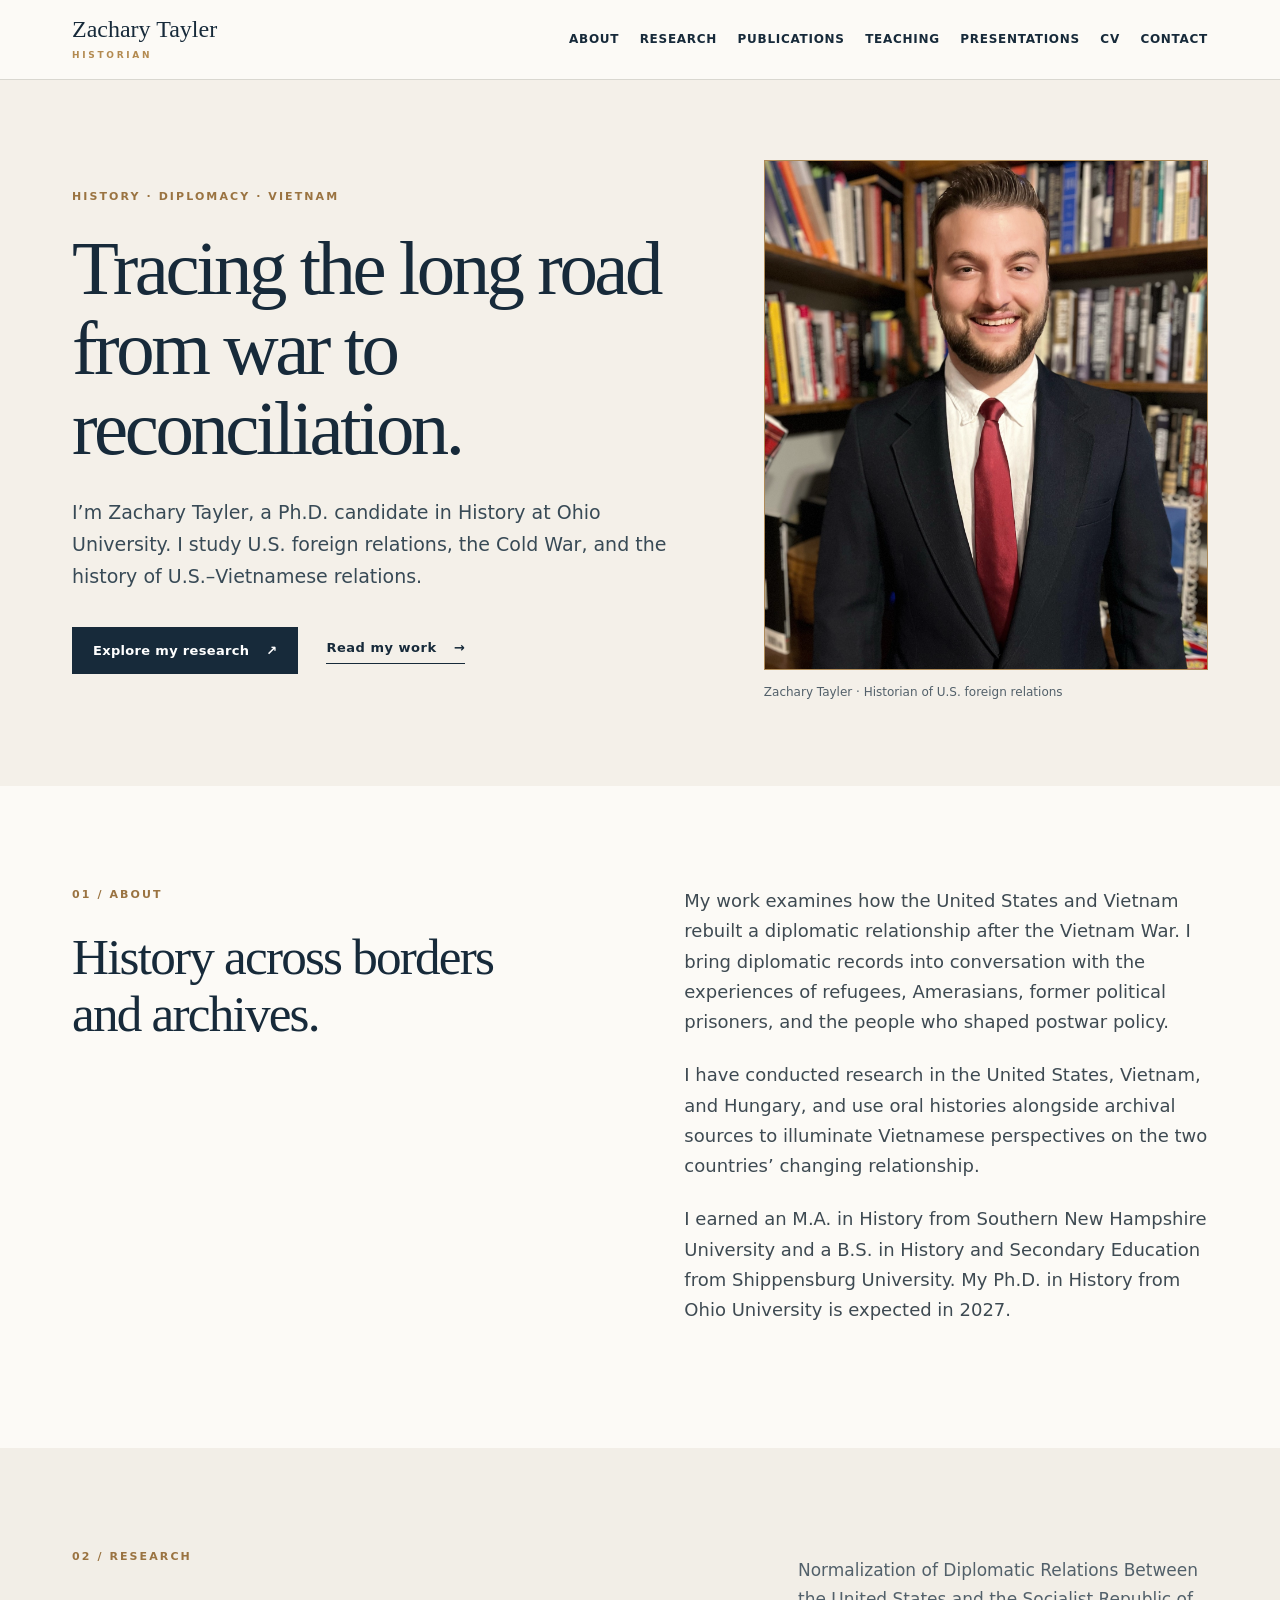
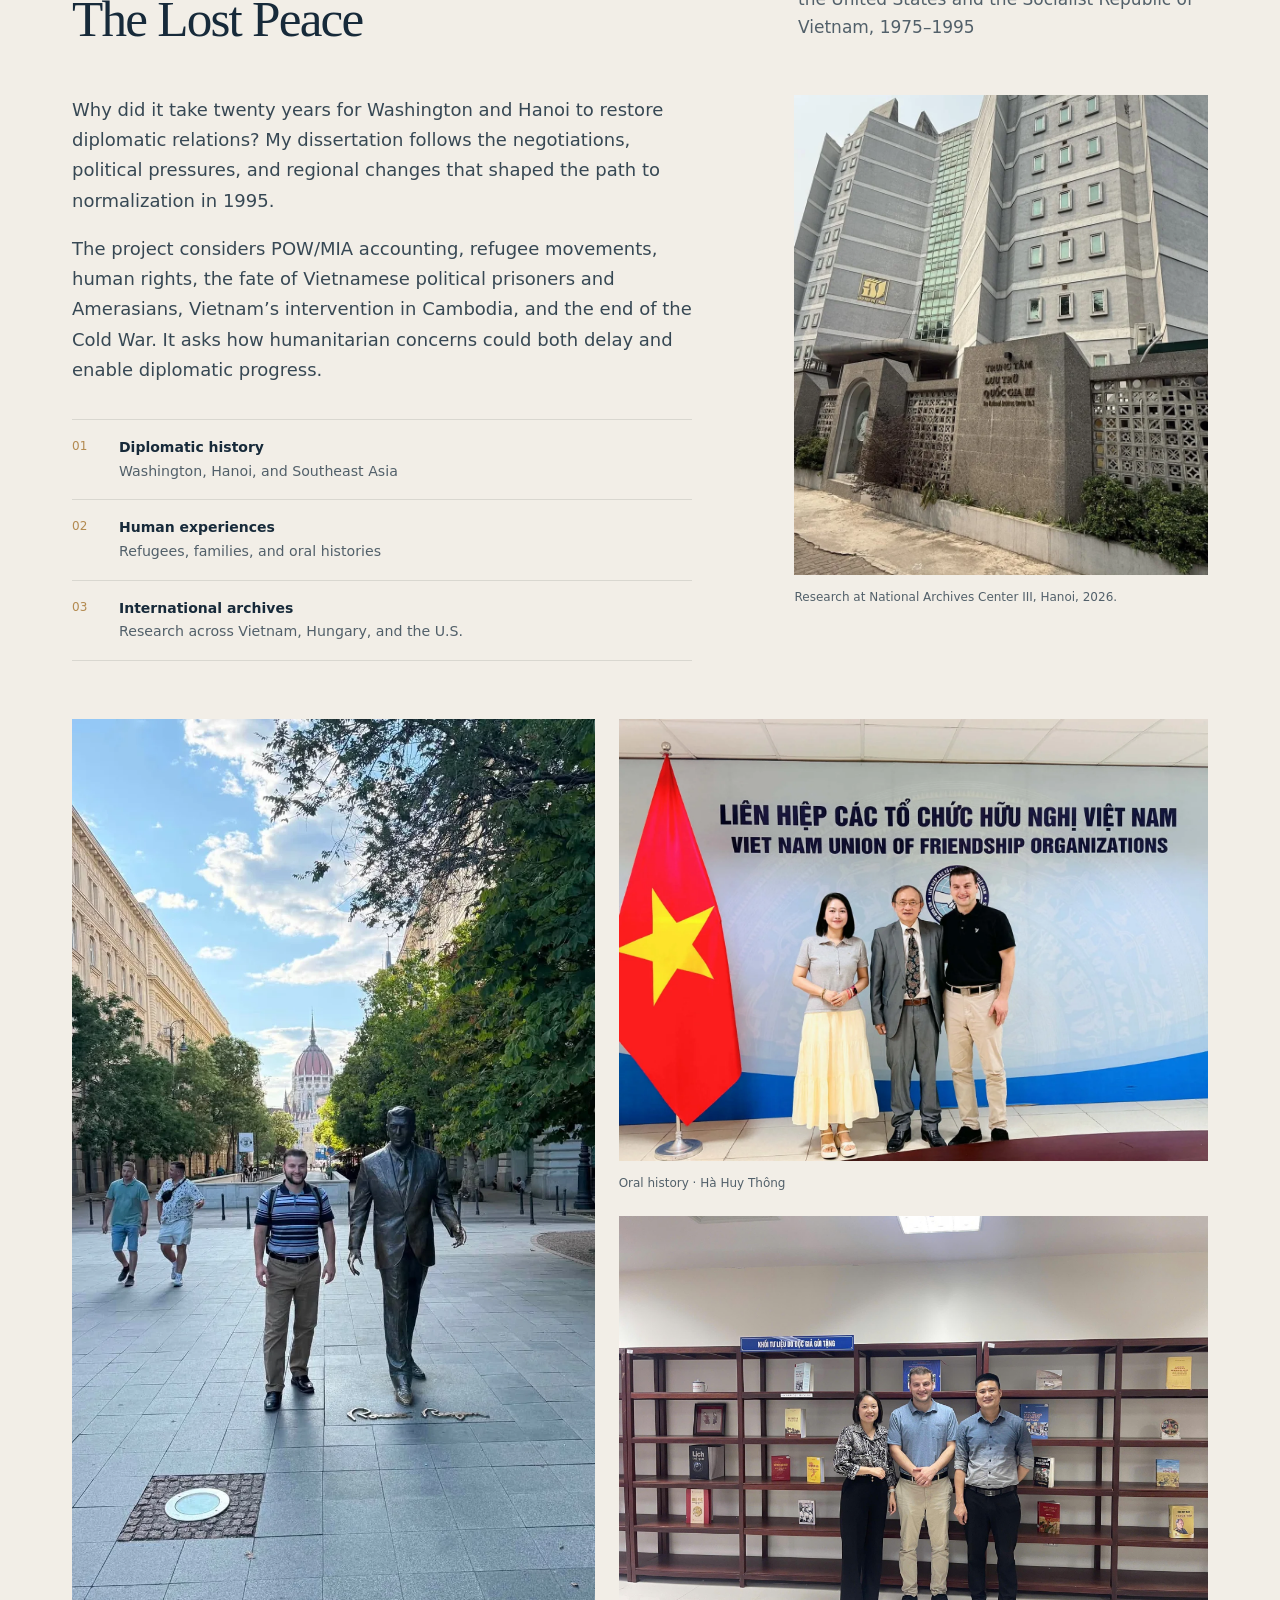
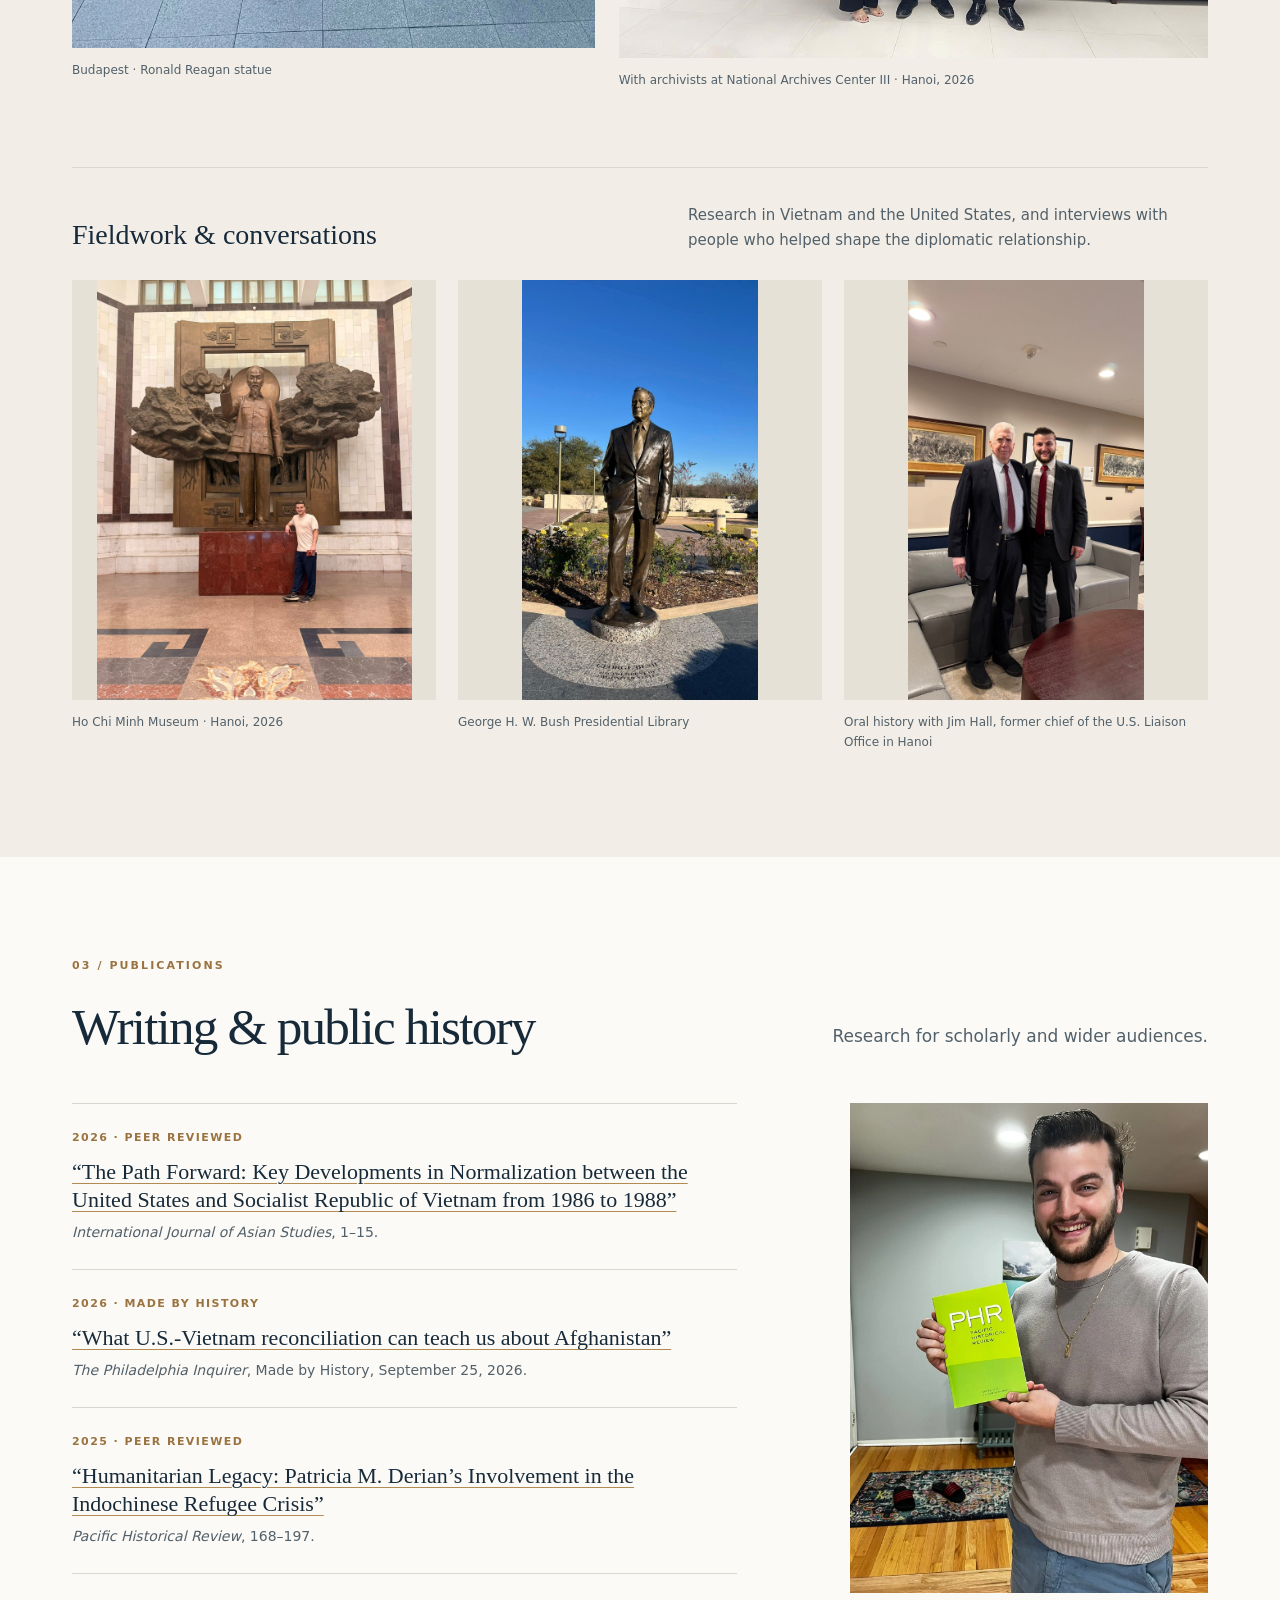
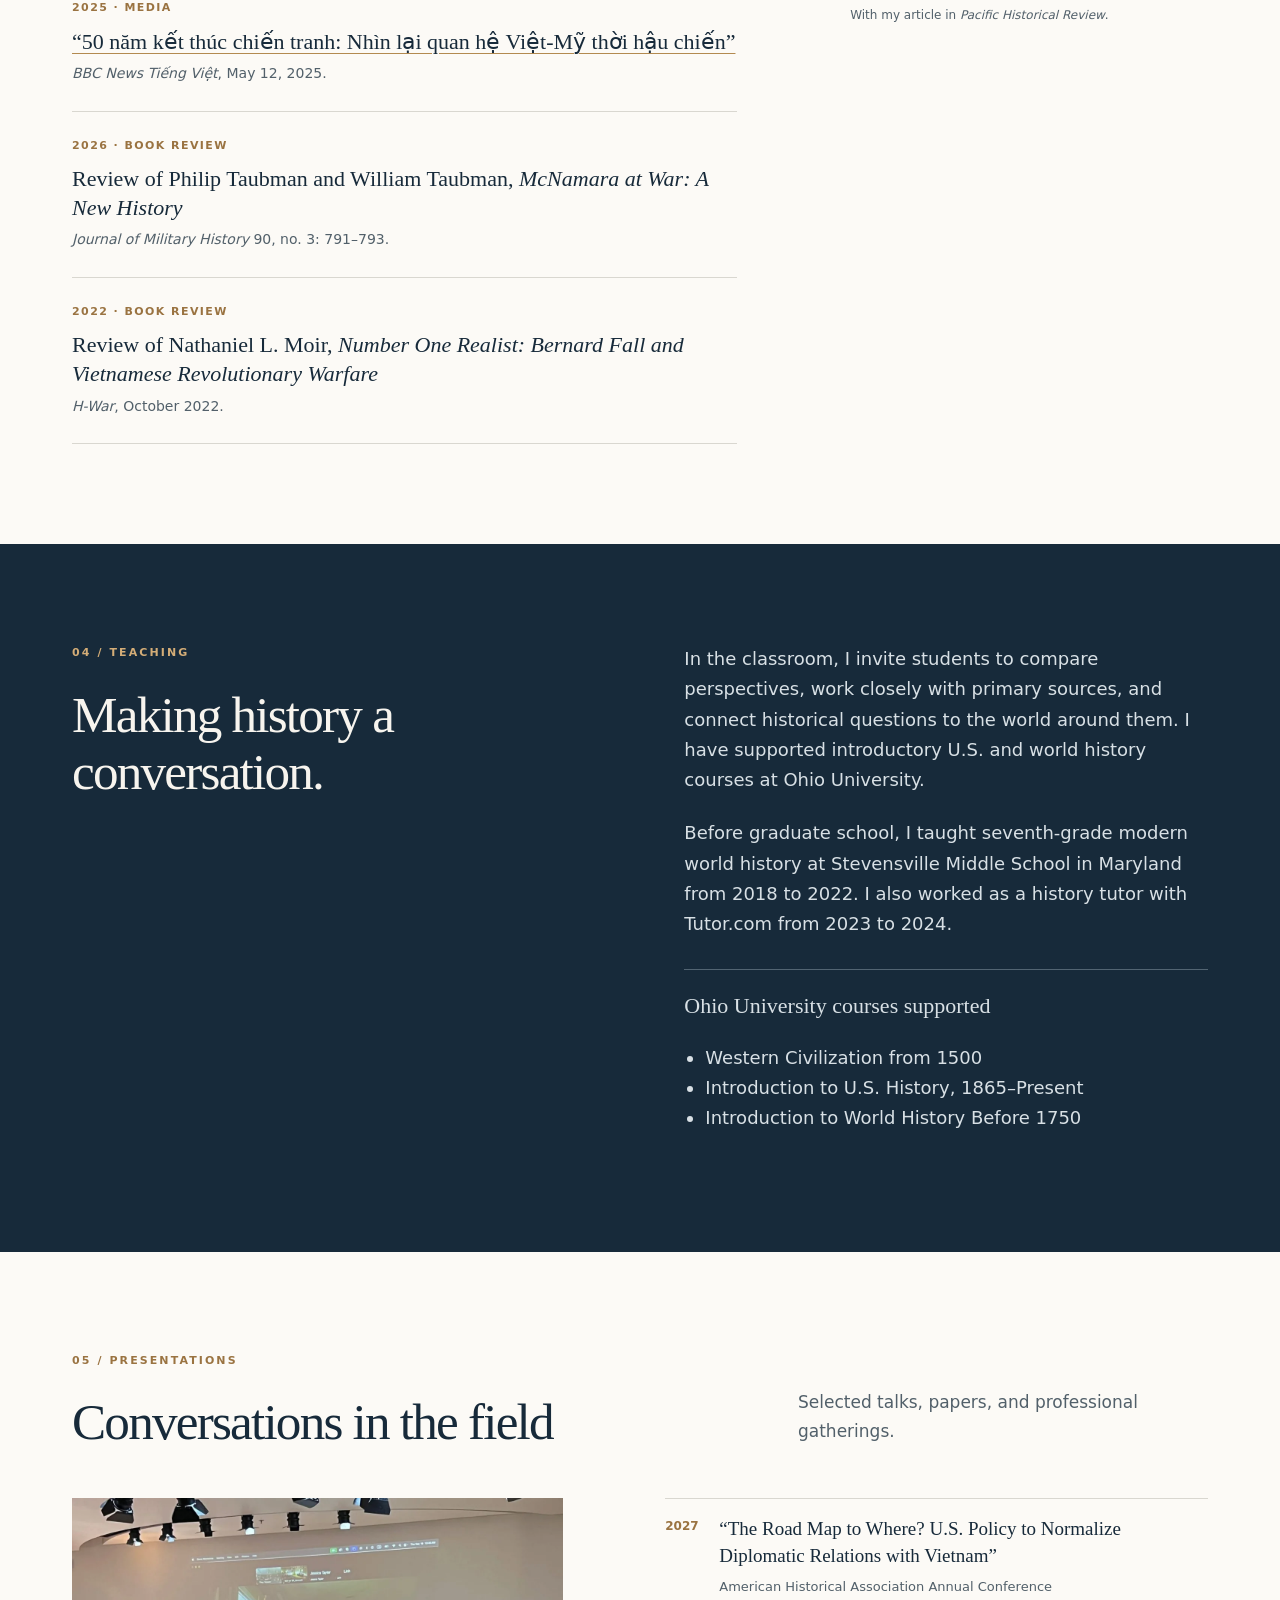
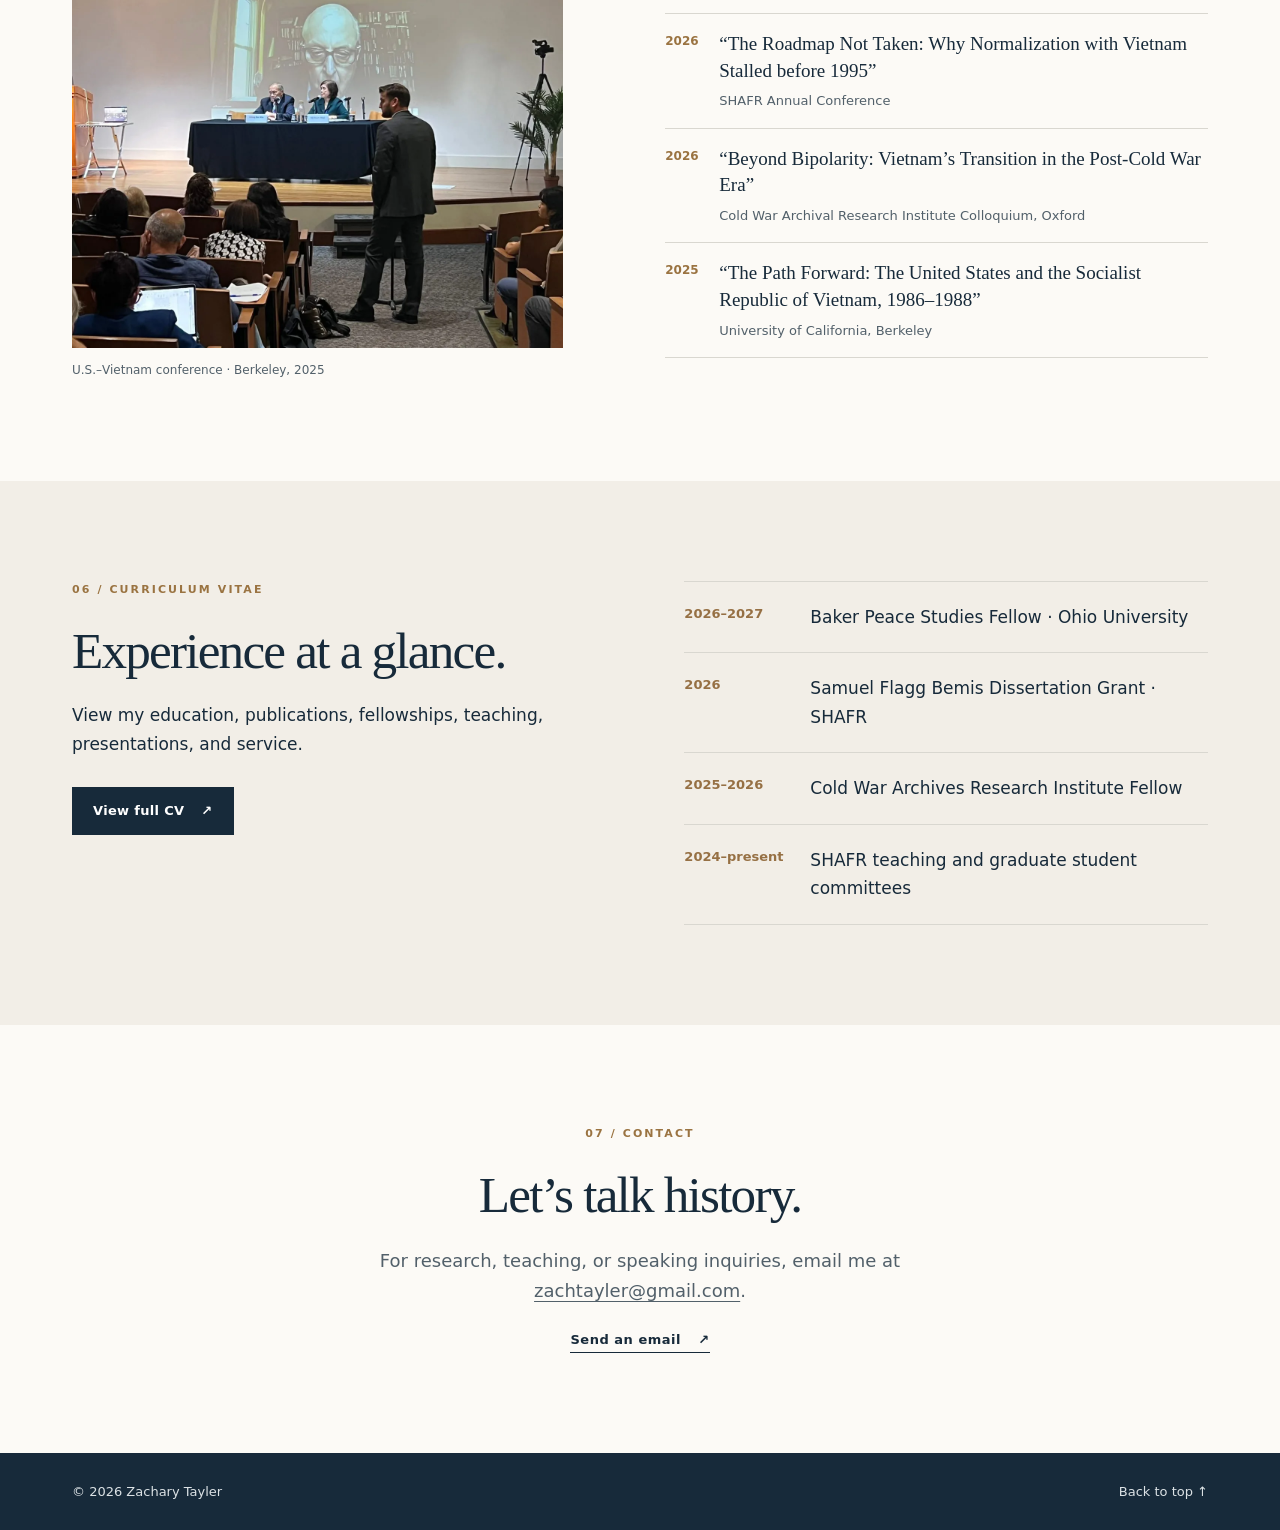
<file: index.html>
<!doctype html>
<html lang="en">
<head>
  <meta charset="utf-8"><meta name="viewport" content="width=device-width, initial-scale=1">
  <meta name="theme-color" content="#172a3a">
  <meta name="description" content="Zachary Tayler is a Ph.D. candidate in History at Ohio University researching U.S.–Vietnam relations, diplomacy, human rights, and the legacies of war.">
  <title>Zachary Tayler | Historian</title><link rel="stylesheet" href="styles.css">
</head>
<body>
  <a class="skip" href="#main">Skip to content</a>
  <header class="site-header"><div class="wrap header-inner"><a class="wordmark" href="#home">Zachary Tayler<span>HISTORIAN</span></a><button class="menu-toggle" type="button" aria-expanded="false" aria-controls="site-nav">Menu <span aria-hidden="true">☰</span></button><nav id="site-nav" aria-label="Main navigation"><a href="#about">About</a><a href="#research">Research</a><a href="#publications">Publications</a><a href="#teaching">Teaching</a><a href="#presentations">Presentations</a><a href="#cv">CV</a><a href="#contact">Contact</a></nav></div></header>
  <main id="main">
    <section id="home" class="hero"><div class="wrap hero-grid"><div class="hero-copy"><p class="eyebrow">HISTORY · DIPLOMACY · VIETNAM</p><h1>Tracing the long road from war to reconciliation.</h1><p class="hero-lede">I’m Zachary Tayler, a Ph.D. candidate in History at Ohio University. I study U.S. foreign relations, the Cold War, and the history of U.S.–Vietnamese relations.</p><div class="actions"><a class="button" href="#research">Explore my research <span aria-hidden="true">↗</span></a><a class="text-link" href="#publications">Read my work <span aria-hidden="true">→</span></a></div></div><figure class="portrait"><img src="main-portrait.jpg" alt="Portrait of Zachary Tayler in front of bookshelves" width="1536" height="2048"><figcaption>Zachary Tayler · Historian of U.S. foreign relations</figcaption></figure></div></section>
    <section id="about" class="section about-section"><div class="wrap split"><div><p class="eyebrow">01 / ABOUT</p><h2>History across borders and archives.</h2></div><div class="body-copy"><p>My work examines how the United States and Vietnam rebuilt a diplomatic relationship after the Vietnam War. I bring diplomatic records into conversation with the experiences of refugees, Amerasians, former political prisoners, and the people who shaped postwar policy.</p><p>I have conducted research in the United States, Vietnam, and Hungary, and use oral histories alongside archival sources to illuminate Vietnamese perspectives on the two countries’ changing relationship.</p><p>I earned an M.A. in History from Southern New Hampshire University and a B.S. in History and Secondary Education from Shippensburg University. My Ph.D. in History from Ohio University is expected in 2027.</p></div></div></section>
    <section id="research" class="section tinted"><div class="wrap"><div class="section-heading"><div><p class="eyebrow">02 / RESEARCH</p><h2>The Lost Peace</h2></div><p class="section-intro">Normalization of Diplomatic Relations Between the United States and the Socialist Republic of Vietnam, 1975–1995</p></div><div class="research-grid"><div class="research-text"><p>Why did it take twenty years for Washington and Hanoi to restore diplomatic relations? My dissertation follows the negotiations, political pressures, and regional changes that shaped the path to normalization in 1995.</p><p>The project considers POW/MIA accounting, refugee movements, human rights, the fate of Vietnamese political prisoners and Amerasians, Vietnam’s intervention in Cambodia, and the end of the Cold War. It asks how humanitarian concerns could both delay and enable diplomatic progress.</p><div class="research-points"><div><span>01</span><strong>Diplomatic history</strong><small>Washington, Hanoi, and Southeast Asia</small></div><div><span>02</span><strong>Human experiences</strong><small>Refugees, families, and oral histories</small></div><div><span>03</span><strong>International archives</strong><small>Research across Vietnam, Hungary, and the U.S.</small></div></div></div><figure class="feature-image"><img src="hanoi-archives.webp" alt="Zachary Tayler conducting research at National Archives Center III in Hanoi" loading="lazy"><figcaption>Research at National Archives Center III, Hanoi, 2026.</figcaption></figure></div><div class="photo-strip"><figure><img src="budapest-archives.webp" alt="Zachary Tayler beside a statue of Ronald Reagan in Budapest" loading="lazy"><figcaption>Budapest · Ronald Reagan statue</figcaption></figure><div class="photo-stack"><figure><img src="oral-history.webp" alt="Interview with Hà Huy Thông, former deputy liaison officer at the Vietnamese embassy in the United States" loading="lazy"><figcaption>Oral history · Hà Huy Thông</figcaption></figure><figure><img src="archives-iii-archivists.jpg" alt="Zachary Tayler with two archivists at National Archives Center III in Hanoi" loading="lazy"><figcaption>With archivists at National Archives Center III · Hanoi, 2026</figcaption></figure></div></div><div class="field-gallery"><div class="field-gallery-heading"><h3>Fieldwork &amp; conversations</h3><p>Research in Vietnam and the United States, and interviews with people who helped shape the diplomatic relationship.</p></div><div class="field-gallery-grid"><figure><img src="museum-hanoi.jpg" alt="Zachary Tayler beside a statue of Ho Chi Minh at the Ho Chi Minh Museum" loading="lazy"><figcaption>Ho Chi Minh Museum · Hanoi, 2026</figcaption></figure><figure><img src="bush-library.jpg" alt="Statue of George H. W. Bush at his presidential library" loading="lazy"><figcaption>George H. W. Bush Presidential Library</figcaption></figure><figure><img src="jim-hall-interview.jpg" alt="Zachary Tayler with Jim Hall after an oral history interview" loading="lazy"><figcaption>Oral history with Jim Hall, former chief of the U.S. Liaison Office in Hanoi</figcaption></figure></div></div></div></section>
    <section id="publications" class="section"><div class="wrap"><div class="section-heading"><div><p class="eyebrow">03 / PUBLICATIONS</p><h2>Writing &amp; public history</h2></div><p class="section-intro">Research for scholarly and wider audiences.</p></div><div class="publication-layout"><div class="publication-list"><article class="pub"><span class="year">2026 · PEER REVIEWED</span><h3><a href="https://doi.org/10.1017/S1479591426100990">“The Path Forward: Key Developments in Normalization between the United States and Socialist Republic of Vietnam from 1986 to 1988”</a></h3><p><em>International Journal of Asian Studies</em>, 1–15.</p></article><article class="pub"><span class="year">2026 · MADE BY HISTORY</span><h3><a href="https://www.inquirer.com/news/nation-world/afghanistan-diplomacy-vietnam-wars-20260925.html">“What U.S.-Vietnam reconciliation can teach us about Afghanistan”</a></h3><p><em>The Philadelphia Inquirer</em>, Made by History, September 25, 2026.</p></article><article class="pub"><span class="year">2025 · PEER REVIEWED</span><h3><a href="https://doi.org/10.1525/phr.2025.94.2.168">“Humanitarian Legacy: Patricia M. Derian’s Involvement in the Indochinese Refugee Crisis”</a></h3><p><em>Pacific Historical Review</em>, 168–197.</p></article><article class="pub"><span class="year">2025 · MEDIA</span><h3><a href="https://www.bbc.com/vietnamese/articles/cj42xdwv95po">“50 năm kết thúc chiến tranh: Nhìn lại quan hệ Việt-Mỹ thời hậu chiến”</a></h3><p><em>BBC News Tiếng Việt</em>, May 12, 2025.</p></article><article class="pub"><span class="year">2026 · BOOK REVIEW</span><h3>Review of Philip Taubman and William Taubman, <em>McNamara at War: A New History</em></h3><p><em>Journal of Military History</em> 90, no. 3: 791–793.</p></article><article class="pub"><span class="year">2022 · BOOK REVIEW</span><h3>Review of Nathaniel L. Moir, <em>Number One Realist: Bernard Fall and Vietnamese Revolutionary Warfare</em></h3><p><em>H-War</em>, October 2022.</p></article></div><figure class="publication-image"><img src="phr-publication.webp" alt="Zachary Tayler with his published article in Pacific Historical Review" loading="lazy"><figcaption>With my article in <em>Pacific Historical Review</em>.</figcaption></figure></div></div></section>
    <section id="teaching" class="section dark"><div class="wrap split"><div><p class="eyebrow">04 / TEACHING</p><h2>Making history a conversation.</h2></div><div class="body-copy"><p>In the classroom, I invite students to compare perspectives, work closely with primary sources, and connect historical questions to the world around them. I have supported introductory U.S. and world history courses at Ohio University.</p><p>Before graduate school, I taught seventh-grade modern world history at Stevensville Middle School in Maryland from 2018 to 2022. I also worked as a history tutor with Tutor.com from 2023 to 2024.</p><div class="course-list"><h3>Ohio University courses supported</h3><ul><li>Western Civilization from 1500</li><li>Introduction to U.S. History, 1865–Present</li><li>Introduction to World History Before 1750</li></ul></div></div></div></section>
    <section id="presentations" class="section"><div class="wrap"><div class="section-heading"><div><p class="eyebrow">05 / PRESENTATIONS</p><h2>Conversations in the field</h2></div><p class="section-intro">Selected talks, papers, and professional gatherings.</p></div><div class="presentation-grid"><figure><img src="berkeley-conference.webp" alt="At a U.S.–Vietnam conference at the University of California, Berkeley in September 2025" loading="lazy"><figcaption>U.S.–Vietnam conference · Berkeley, 2025</figcaption></figure><div class="talk-list"><div><span>2027</span><p>“The Road Map to Where? U.S. Policy to Normalize Diplomatic Relations with Vietnam”<small>American Historical Association Annual Conference</small></p></div><div><span>2026</span><p>“The Roadmap Not Taken: Why Normalization with Vietnam Stalled before 1995”<small>SHAFR Annual Conference</small></p></div><div><span>2026</span><p>“Beyond Bipolarity: Vietnam’s Transition in the Post-Cold War Era”<small>Cold War Archival Research Institute Colloquium, Oxford</small></p></div><div><span>2025</span><p>“The Path Forward: The United States and the Socialist Republic of Vietnam, 1986–1988”<small>University of California, Berkeley</small></p></div></div></div></div></section>
    <section id="cv" class="section cv-section tinted"><div class="wrap split"><div><p class="eyebrow">06 / CURRICULUM VITAE</p><h2>Experience at a glance.</h2><p>View my education, publications, fellowships, teaching, presentations, and service.</p><a class="button" href="cv.html">View full CV <span aria-hidden="true">↗</span></a></div><div class="cv-highlights"><div><b>2026–2027</b><span>Baker Peace Studies Fellow · Ohio University</span></div><div><b>2026</b><span>Samuel Flagg Bemis Dissertation Grant · SHAFR</span></div><div><b>2025–2026</b><span>Cold War Archives Research Institute Fellow</span></div><div><b>2024–present</b><span>SHAFR teaching and graduate student committees</span></div></div></div></section>
    <section id="contact" class="section contact-section"><div class="wrap"><p class="eyebrow">07 / CONTACT</p><h2>Let’s talk history.</h2><p>For research, teaching, or speaking inquiries, email me at <a href="mailto:zachtayler@gmail.com">zachtayler@gmail.com</a>.</p><a class="text-link" href="mailto:zachtayler@gmail.com">Send an email <span aria-hidden="true">↗</span></a></div></section>
  </main><footer><div class="wrap footer-inner"><span>© <span id="year">2026</span> Zachary Tayler</span><a href="#home">Back to top ↑</a></div></footer><script src="script.js"></script>
</body></html>
</file>
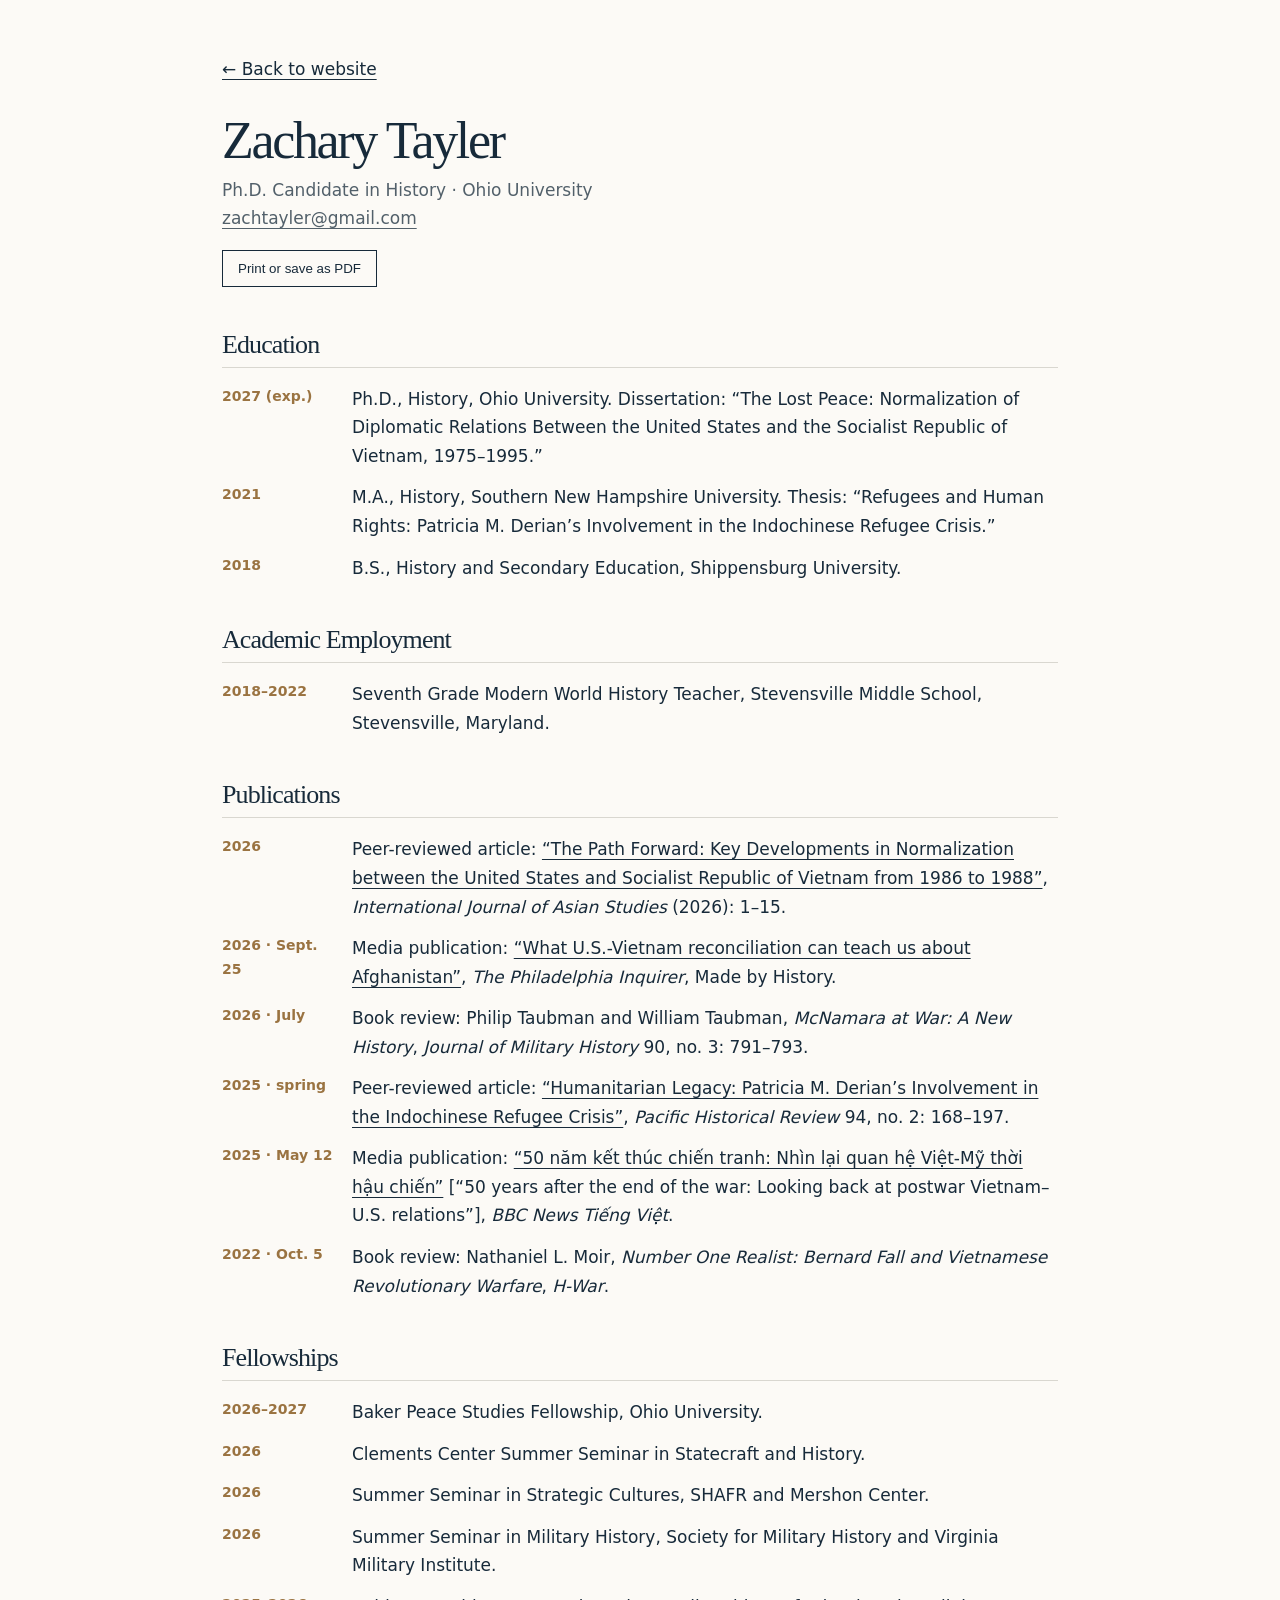
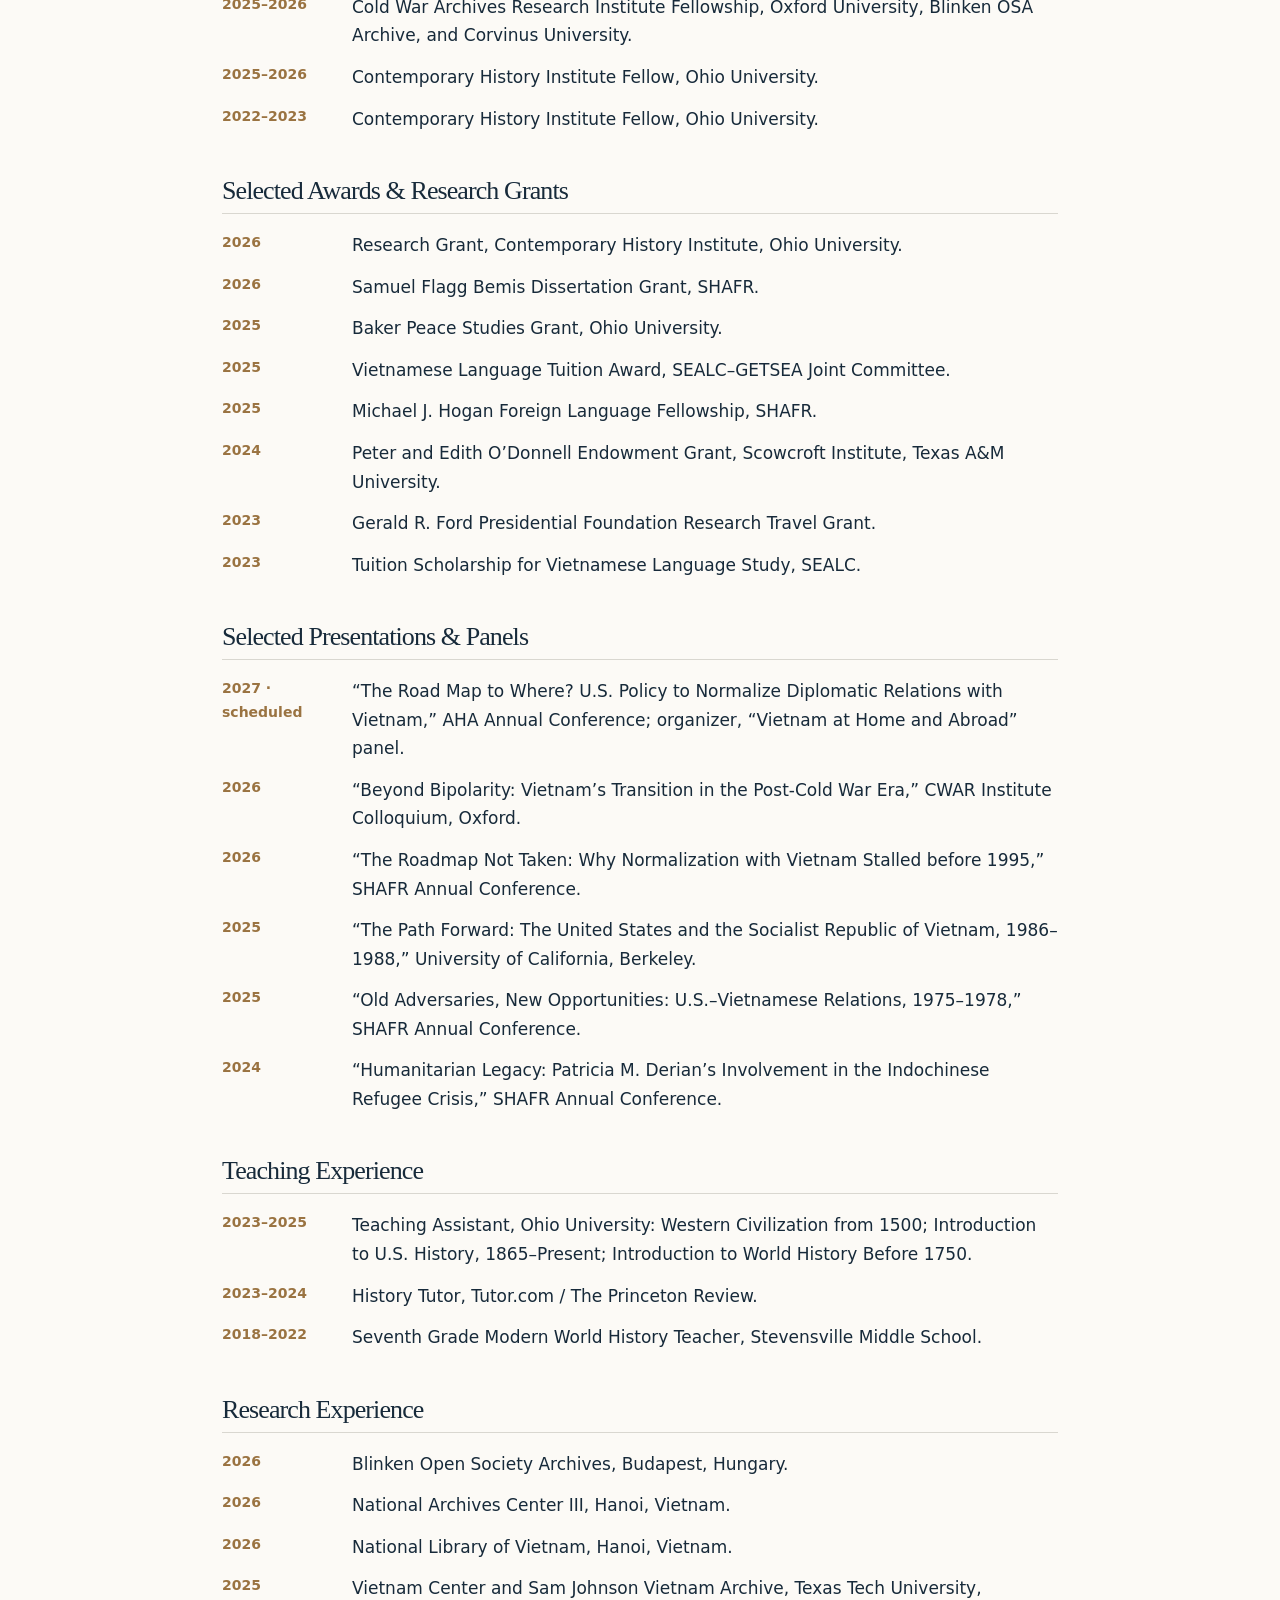
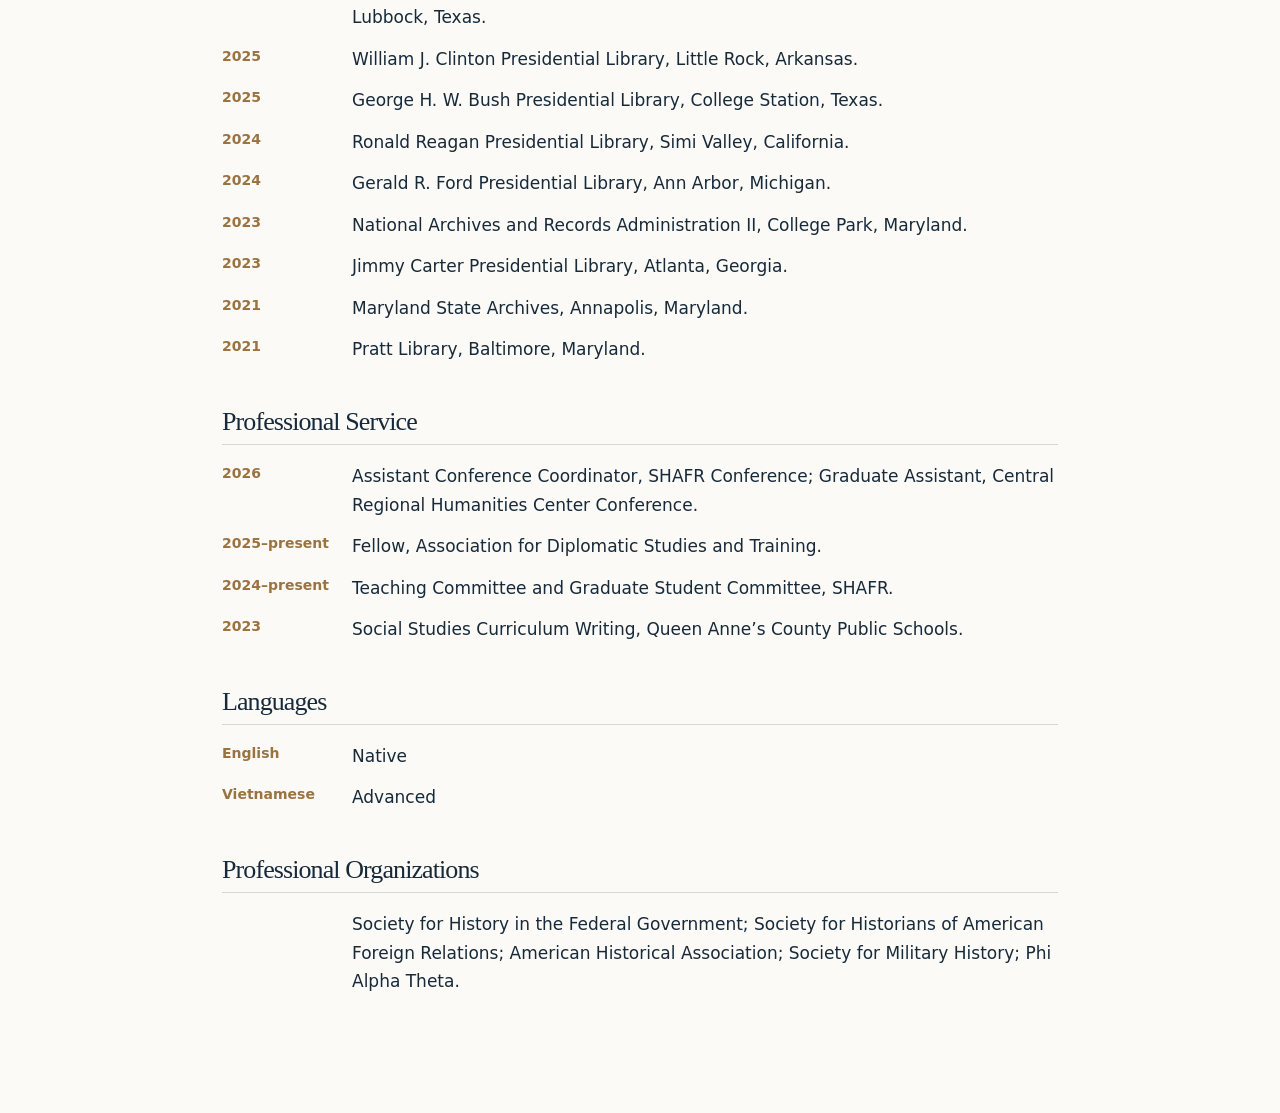
<file: cv.html>
<!doctype html><html lang="en"><head><meta charset="utf-8"><meta name="viewport" content="width=device-width, initial-scale=1"><title>Curriculum Vitae | Zachary Tayler</title><link rel="stylesheet" href="styles.css"></head><body><main class="cv-page"><a class="back" href="index.html#cv">← Back to website</a><h1>Zachary Tayler</h1><p>Ph.D. Candidate in History · Ohio University<br><a href="mailto:zachtayler@gmail.com">zachtayler@gmail.com</a></p><button class="print-button" type="button" onclick="window.print()">Print or save as PDF</button><section><h2>Education</h2><ul><li><b>2027 (exp.)</b><span>Ph.D., History, Ohio University. Dissertation: “The Lost Peace: Normalization of Diplomatic Relations Between the United States and the Socialist Republic of Vietnam, 1975–1995.”</span></li><li><b>2021</b><span>M.A., History, Southern New Hampshire University. Thesis: “Refugees and Human Rights: Patricia M. Derian’s Involvement in the Indochinese Refugee Crisis.”</span></li><li><b>2018</b><span>B.S., History and Secondary Education, Shippensburg University.</span></li></ul></section><section><h2>Academic Employment</h2><ul><li><b>2018–2022</b><span>Seventh Grade Modern World History Teacher, Stevensville Middle School, Stevensville, Maryland.</span></li></ul></section><section><h2>Publications</h2><ul>
<li><b>2026</b><span>Peer-reviewed article: <a href="https://doi.org/10.1017/S1479591426100990">“The Path Forward: Key Developments in Normalization between the United States and Socialist Republic of Vietnam from 1986 to 1988”</a>, <em>International Journal of Asian Studies</em> (2026): 1–15.</span></li>
<li><b>2026 · Sept. 25</b><span>Media publication: <a href="https://www.inquirer.com/news/nation-world/afghanistan-diplomacy-vietnam-wars-20260925.html">“What U.S.-Vietnam reconciliation can teach us about Afghanistan”</a>, <em>The Philadelphia Inquirer</em>, Made by History.</span></li>
<li><b>2026 · July</b><span>Book review: Philip Taubman and William Taubman, <em>McNamara at War: A New History</em>, <em>Journal of Military History</em> 90, no. 3: 791–793.</span></li>
<li><b>2025 · spring</b><span>Peer-reviewed article: <a href="https://doi.org/10.1525/phr.2025.94.2.168">“Humanitarian Legacy: Patricia M. Derian’s Involvement in the Indochinese Refugee Crisis”</a>, <em>Pacific Historical Review</em> 94, no. 2: 168–197.</span></li>
<li><b>2025 · May 12</b><span>Media publication: <a href="https://www.bbc.com/vietnamese/articles/cj42xdwv95po">“50 năm kết thúc chiến tranh: Nhìn lại quan hệ Việt-Mỹ thời hậu chiến”</a> [“50 years after the end of the war: Looking back at postwar Vietnam–U.S. relations”], <em>BBC News Tiếng Việt</em>.</span></li>
<li><b>2022 · Oct. 5</b><span>Book review: Nathaniel L. Moir, <em>Number One Realist: Bernard Fall and Vietnamese Revolutionary Warfare</em>, <em>H-War</em>.</span></li>
</ul></section><section><h2>Fellowships</h2><ul><li><b>2026–2027</b><span>Baker Peace Studies Fellowship, Ohio University.</span></li><li><b>2026</b><span>Clements Center Summer Seminar in Statecraft and History.</span></li><li><b>2026</b><span>Summer Seminar in Strategic Cultures, SHAFR and Mershon Center.</span></li><li><b>2026</b><span>Summer Seminar in Military History, Society for Military History and Virginia Military Institute.</span></li><li><b>2025–2026</b><span>Cold War Archives Research Institute Fellowship, Oxford University, Blinken OSA Archive, and Corvinus University.</span></li><li><b>2025–2026</b><span>Contemporary History Institute Fellow, Ohio University.</span></li><li><b>2022–2023</b><span>Contemporary History Institute Fellow, Ohio University.</span></li></ul></section><section><h2>Selected Awards &amp; Research Grants</h2><ul><li><b>2026</b><span>Research Grant, Contemporary History Institute, Ohio University.</span></li><li><b>2026</b><span>Samuel Flagg Bemis Dissertation Grant, SHAFR.</span></li><li><b>2025</b><span>Baker Peace Studies Grant, Ohio University.</span></li><li><b>2025</b><span>Vietnamese Language Tuition Award, SEALC–GETSEA Joint Committee.</span></li><li><b>2025</b><span>Michael J. Hogan Foreign Language Fellowship, SHAFR.</span></li><li><b>2024</b><span>Peter and Edith O’Donnell Endowment Grant, Scowcroft Institute, Texas A&amp;M University.</span></li><li><b>2023</b><span>Gerald R. Ford Presidential Foundation Research Travel Grant.</span></li><li><b>2023</b><span>Tuition Scholarship for Vietnamese Language Study, SEALC.</span></li></ul></section><section><h2>Selected Presentations &amp; Panels</h2><ul><li><b>2027 · scheduled</b><span>“The Road Map to Where? U.S. Policy to Normalize Diplomatic Relations with Vietnam,” AHA Annual Conference; organizer, “Vietnam at Home and Abroad” panel.</span></li><li><b>2026</b><span>“Beyond Bipolarity: Vietnam’s Transition in the Post-Cold War Era,” CWAR Institute Colloquium, Oxford.</span></li><li><b>2026</b><span>“The Roadmap Not Taken: Why Normalization with Vietnam Stalled before 1995,” SHAFR Annual Conference.</span></li><li><b>2025</b><span>“The Path Forward: The United States and the Socialist Republic of Vietnam, 1986–1988,” University of California, Berkeley.</span></li><li><b>2025</b><span>“Old Adversaries, New Opportunities: U.S.–Vietnamese Relations, 1975–1978,” SHAFR Annual Conference.</span></li><li><b>2024</b><span>“Humanitarian Legacy: Patricia M. Derian’s Involvement in the Indochinese Refugee Crisis,” SHAFR Annual Conference.</span></li></ul></section><section><h2>Teaching Experience</h2><ul><li><b>2023–2025</b><span>Teaching Assistant, Ohio University: Western Civilization from 1500; Introduction to U.S. History, 1865–Present; Introduction to World History Before 1750.</span></li><li><b>2023–2024</b><span>History Tutor, Tutor.com / The Princeton Review.</span></li><li><b>2018–2022</b><span>Seventh Grade Modern World History Teacher, Stevensville Middle School.</span></li></ul></section><section><h2>Research Experience</h2><ul>
<li><b>2026</b><span>Blinken Open Society Archives, Budapest, Hungary.</span></li>
<li><b>2026</b><span>National Archives Center III, Hanoi, Vietnam.</span></li>
<li><b>2026</b><span>National Library of Vietnam, Hanoi, Vietnam.</span></li>
<li><b>2025</b><span>Vietnam Center and Sam Johnson Vietnam Archive, Texas Tech University, Lubbock, Texas.</span></li>
<li><b>2025</b><span>William J. Clinton Presidential Library, Little Rock, Arkansas.</span></li>
<li><b>2025</b><span>George H. W. Bush Presidential Library, College Station, Texas.</span></li>
<li><b>2024</b><span>Ronald Reagan Presidential Library, Simi Valley, California.</span></li>
<li><b>2024</b><span>Gerald R. Ford Presidential Library, Ann Arbor, Michigan.</span></li>
<li><b>2023</b><span>National Archives and Records Administration II, College Park, Maryland.</span></li>
<li><b>2023</b><span>Jimmy Carter Presidential Library, Atlanta, Georgia.</span></li>
<li><b>2021</b><span>Maryland State Archives, Annapolis, Maryland.</span></li>
<li><b>2021</b><span>Pratt Library, Baltimore, Maryland.</span></li>
</ul></section><section><h2>Professional Service</h2><ul><li><b>2026</b><span>Assistant Conference Coordinator, SHAFR Conference; Graduate Assistant, Central Regional Humanities Center Conference.</span></li><li><b>2025–present</b><span>Fellow, Association for Diplomatic Studies and Training.</span></li><li><b>2024–present</b><span>Teaching Committee and Graduate Student Committee, SHAFR.</span></li><li><b>2023</b><span>Social Studies Curriculum Writing, Queen Anne’s County Public Schools.</span></li></ul></section><section><h2>Languages</h2><ul><li><b>English</b><span>Native</span></li><li><b>Vietnamese</b><span>Advanced</span></li></ul></section><section><h2>Professional Organizations</h2><ul><li><b></b><span>Society for History in the Federal Government; Society for Historians of American Foreign Relations; American Historical Association; Society for Military History; Phi Alpha Theta.</span></li></ul></section></main></body></html>
</file>
<file: styles.css>
:root{--ink:#172a3a;--muted:#52606a;--paper:#fcfaf6;--cream:#f2eee7;--line:#d9d7d0;--gold:#b38a50}*{box-sizing:border-box}html{scroll-behavior:smooth;scroll-padding-top:90px}body{margin:0;background:var(--paper);color:var(--ink);font:17px/1.68 system-ui,-apple-system,Segoe UI,sans-serif}h1,h2,h3,p,figure{margin-top:0}h1,h2,h3,.wordmark{font-family:Georgia,'Times New Roman',serif;font-weight:normal}h1{font-size:clamp(3.1rem,6vw,6rem);line-height:1.04;letter-spacing:-.045em;margin-bottom:28px}h2{font-size:clamp(2.3rem,4vw,4.2rem);line-height:1.12;letter-spacing:-.035em;margin-bottom:22px}h3{line-height:1.3}a{color:inherit;text-underline-offset:4px}a:hover{color:#896638}img{display:block;max-width:100%}figure{margin:0}.wrap{max-width:1200px;margin:auto;padding:0 32px}.skip{position:absolute;top:-100px;left:16px;background:#fff;padding:8px;z-index:20}.skip:focus{top:10px}.site-header{background:var(--paper);border-bottom:1px solid var(--line);position:sticky;top:0;z-index:10}.header-inner{min-height:79px;display:flex;align-items:center;justify-content:space-between;gap:24px}.wordmark{text-decoration:none;font-size:24px;white-space:nowrap;line-height:1.05}.wordmark span{display:block;font:600 9px/1.4 system-ui,sans-serif;letter-spacing:.3em;color:var(--gold);margin-top:7px}nav{display:flex;flex-wrap:wrap;gap:clamp(12px,1.6vw,25px);align-items:center}nav a{font-size:12px;font-weight:650;letter-spacing:.06em;text-transform:uppercase;text-decoration:none}nav a:hover{color:#8b6738}.menu-toggle{display:none}.hero{background:#f4f0e9}.hero-grid{display:grid;grid-template-columns:1.15fr .85fr;gap:8%;align-items:center;padding-top:80px;padding-bottom:84px}.eyebrow{font-size:11px;font-weight:750;letter-spacing:.19em;color:#9a7341;margin-bottom:23px}.hero-lede{max-width:600px;font-size:19px;color:#384a56}.actions{display:flex;align-items:center;gap:28px;flex-wrap:wrap;margin-top:34px}.button{display:inline-block;background:var(--ink);color:white;text-decoration:none;padding:13px 21px;font-size:13px;font-weight:650;letter-spacing:.025em}.button:hover{background:#35516a;color:white}.button span,.text-link span{margin-left:12px}.text-link{font-size:13px;font-weight:750;letter-spacing:.04em;text-decoration:none;border-bottom:1px solid currentColor;padding-bottom:5px}.portrait{position:relative;padding:0 20px 20px 0}.portrait:after{content:'';position:absolute;inset:24px 0 0 24px;border:1px solid var(--gold);z-index:0}.portrait img{width:100%;height:510px;object-fit:cover;object-position:center 22%;position:relative;z-index:1;filter:saturate(.85)}figcaption{font-size:12px;color:var(--muted);margin-top:12px}.portrait figcaption{position:relative;z-index:1}.section{padding:100px 0}.split{display:grid;grid-template-columns:1fr 1.1fr;gap:12%}.body-copy{font-size:18px;color:#3e4a52}.body-copy p{margin-bottom:23px}.tinted{background:var(--cream)}.section-heading{display:flex;justify-content:space-between;align-items:end;gap:70px;margin-bottom:48px}.section-heading h2{margin-bottom:0}.section-intro{max-width:410px;margin-bottom:5px;color:var(--muted);font-size:17px}.research-grid{display:grid;grid-template-columns:1.2fr .8fr;gap:9%;align-items:start}.research-text>p{font-size:18px;color:#374854}.feature-image img{height:480px;width:100%;object-fit:cover;object-position:center 42%}.research-points{margin-top:34px;border-top:1px solid var(--line)}.research-points>div{display:grid;grid-template-columns:35px 1fr;gap:0 12px;padding:16px 0;border-bottom:1px solid var(--line)}.research-points span{grid-row:span 2;color:var(--gold);font-size:12px}.research-points strong{font-size:14px}.research-points small{color:var(--muted)}.photo-strip{display:grid;grid-template-columns:1fr 1fr;gap:24px;margin-top:58px}.photo-strip img{width:100%;height:260px;object-fit:cover}.photo-strip figure:first-child img{object-position:center 37%}.publication-layout{display:grid;grid-template-columns:1.3fr .7fr;gap:10%}.pub{border-top:1px solid var(--line);padding:25px 0}.pub:last-child{border-bottom:1px solid var(--line)}.year{display:block;color:#9a7341;font-size:11px;font-weight:750;letter-spacing:.13em;margin-bottom:10px}.pub h3{font-size:22px;margin-bottom:6px}.pub p{color:var(--muted);font-size:14px;margin:0}.publication-image img{height:490px;width:100%;object-fit:cover;object-position:center 25%}.dark{background:var(--ink);color:#f7f4ee}.dark .eyebrow{color:#d4ad77}.dark .body-copy{color:#d8e0e5}.course-list{border-top:1px solid #526472;margin-top:30px;padding-top:22px}.course-list h3{font-size:22px}.course-list ul{padding-left:21px}.presentation-grid{display:grid;grid-template-columns:.95fr 1.05fr;gap:9%}.presentation-grid img{height:450px;width:100%;object-fit:cover}.talk-list>div{display:grid;grid-template-columns:54px 1fr;border-top:1px solid var(--line);padding:17px 0}.talk-list>div:last-child{border-bottom:1px solid var(--line)}.talk-list span{color:#9a7341;font-size:12px;font-weight:700}.talk-list p{line-height:1.4;margin:0;font-family:Georgia,serif;font-size:19px}.talk-list small{display:block;color:var(--muted);font:13px/1.5 system-ui,sans-serif;margin-top:7px}.cv-section .button{margin-top:12px}.cv-highlights{border-top:1px solid var(--line)}.cv-highlights div{display:grid;grid-template-columns:110px 1fr;gap:16px;border-bottom:1px solid var(--line);padding:21px 0}.cv-highlights b{color:#967044;font-size:13px}.contact-section{text-align:center}.contact-section .wrap{max-width:770px}.contact-section p:not(.eyebrow){color:var(--muted);font-size:18px}footer{background:var(--ink);color:#dce2e5;padding:28px 0;font-size:13px}.footer-inner{display:flex;justify-content:space-between}footer a{text-decoration:none}.cv-page{max-width:900px;padding:55px 32px 100px;margin:auto}.cv-page h1{font-size:52px;margin-bottom:8px}.cv-page>p{color:var(--muted)}.cv-page h2{font-size:26px;border-bottom:1px solid var(--line);padding-bottom:8px;margin:43px 0 14px}.cv-page h3{font:700 13px system-ui,sans-serif;text-transform:uppercase;letter-spacing:.12em;color:#9a7341;margin:28px 0 12px}.cv-page ul{padding:0;list-style:none}.cv-page li{margin:0 0 13px;display:grid;grid-template-columns:115px 1fr;gap:15px}.cv-page li b{color:#9a7341;font-size:14px}.cv-page .print-button{border:1px solid var(--ink);background:transparent;color:var(--ink);padding:10px 15px;cursor:pointer}.cv-page .back{display:inline-block;margin-bottom:30px}@media(max-width:900px){.menu-toggle{display:block;border:1px solid var(--line);background:transparent;color:var(--ink);padding:8px 13px;cursor:pointer}nav{display:none;position:absolute;top:78px;left:0;right:0;background:var(--paper);padding:20px 32px;border-bottom:1px solid var(--line);box-shadow:0 10px 16px #172a3a10}nav.open{display:flex;flex-direction:column;align-items:stretch}nav a{padding:6px 0}.hero-grid{gap:5%}.portrait img{height:430px}.split{gap:7%}}@media(max-width:680px){.wrap{padding:0 22px}.hero-grid,.split,.research-grid,.publication-layout,.presentation-grid{grid-template-columns:1fr}.hero-grid{padding-top:58px;padding-bottom:58px}.portrait{max-width:420px;margin:auto}.portrait img{height:auto;max-height:490px}.section{padding:70px 0}.section-heading{display:block;margin-bottom:32px}.section-intro{margin-top:20px}.research-grid,.publication-layout,.presentation-grid{gap:35px}.feature-image img{height:380px}.photo-strip{gap:12px;margin-top:40px}.photo-strip img{height:180px}.publication-image{max-width:360px}.presentation-grid img{height:340px}.cv-highlights{margin-top:30px}.wordmark{font-size:21px}.cv-page li{grid-template-columns:80px 1fr}}@media print{.site-header,.menu-toggle,.actions,.contact-section,footer,.print-button,.back{display:none!important}.section{padding:25px 0}.hero-grid{padding:0}.hero{background:white}body{font-size:12px}.portrait img{height:230px}.dark{background:white;color:var(--ink)}.dark .body-copy{color:var(--ink)}.photo-strip{display:none}.cv-page{padding:0}.cv-page h2{break-after:avoid}.cv-page li{break-inside:avoid}}

/* Display the Budapest portrait at its full vertical aspect ratio. */
.photo-strip{grid-template-columns:.8fr 1.2fr;align-items:start}.photo-strip figure:first-child img{height:auto;aspect-ratio:1152/2048;object-fit:contain;background:#e6e1d7}.photo-strip figure:nth-child(2) img{height:430px;object-fit:cover}@media(max-width:680px){.photo-strip{grid-template-columns:1fr 1fr}.photo-strip figure:first-child img{height:auto;aspect-ratio:1152/2048}.photo-strip figure:nth-child(2) img{height:260px}}

.field-gallery{margin-top:72px;border-top:1px solid var(--line);padding-top:35px}.field-gallery-heading{display:flex;justify-content:space-between;align-items:end;gap:40px;margin-bottom:26px}.field-gallery-heading h3{font-size:28px;margin:0}.field-gallery-heading p{max-width:520px;margin:0;color:var(--muted);font-size:15px}.field-gallery-grid{display:grid;grid-template-columns:repeat(3,1fr);gap:22px}.field-gallery-grid img{width:100%;height:420px;object-fit:contain;background:#e6e1d7}.field-gallery-grid figcaption{min-height:45px}@media(max-width:680px){.field-gallery-heading{display:block}.field-gallery-heading p{margin-top:12px}.field-gallery-grid{grid-template-columns:1fr;gap:28px}.field-gallery-grid img{height:auto;max-height:520px;object-fit:contain}}

.pub h3 a{text-decoration-color:var(--gold);text-decoration-thickness:1px;text-underline-offset:4px}
/* Align the headshot and its frame on the same edges. */
.portrait{padding:0}
.portrait::after{display:none}
.portrait img{border:1px solid var(--gold)}

/* Research photo pair: stack the National Library beneath the Hà Huy Thông interview. */
.photo-strip .photo-stack{display:grid;gap:24px;align-content:start}.photo-strip .photo-stack figure:first-child img{width:100%;height:330px;object-fit:cover}.photo-strip .photo-stack figure:nth-child(2) img{width:100%;height:470px;object-fit:contain;background:#e6e1d7}@media(max-width:680px){.photo-strip{grid-template-columns:1fr}.photo-strip>figure:first-child{max-width:400px;margin:auto}.photo-strip .photo-stack figure:first-child img{height:auto;max-height:360px;object-fit:contain}.photo-strip .photo-stack figure:nth-child(2) img{height:auto;max-height:550px;object-fit:contain}}
/* Keep both research photos fully visible and match their combined height to the Reagan portrait. */
@media(min-width:681px){
  .photo-strip{align-items:stretch}
  .photo-strip>.photo-stack{height:100%;min-height:0;display:grid;grid-template-rows:repeat(2,minmax(0,1fr));gap:18px}
  .photo-strip>.photo-stack figure{display:flex;flex-direction:column;min-height:0}
  .photo-strip>.photo-stack figure:first-child img,
  .photo-strip>.photo-stack figure:nth-child(2) img{display:block;width:100%;height:0;min-height:0;flex:1 1 0;object-fit:contain;object-position:center;background:#e6e1d7}
  .photo-strip>.photo-stack figcaption{flex:none;min-height:25px}
}
@media(max-width:680px){
  .photo-strip>.photo-stack{display:block;height:auto}
  .photo-strip>.photo-stack figure+figure{margin-top:24px}
  .photo-strip>.photo-stack figure:first-child img,
  .photo-strip>.photo-stack figure:nth-child(2) img{display:block;width:100%;height:auto;max-height:none;object-fit:contain;background:transparent}
}

/* Natural aspect ratios: Reagan portrait beside two uncropped landscape photos. */
@media(min-width:681px){
  .photo-strip{grid-template-columns:minmax(0,47fr) minmax(0,53fr);gap:24px;align-items:start}
  .photo-strip>.photo-stack{display:grid;height:auto;grid-template-rows:auto auto;gap:18px;align-content:start}
  .photo-strip>.photo-stack figure{display:block;height:auto}
  .photo-strip>figure:first-child img,
  .photo-strip>.photo-stack figure:first-child img,
  .photo-strip>.photo-stack figure:nth-child(2) img{display:block;width:100%;height:auto;min-height:0;max-height:none;aspect-ratio:auto;flex:none;object-fit:contain;object-position:center;background:transparent}
}
.photo-strip img{border:0;box-shadow:none;background:transparent}
@media(max-width:680px){
  .photo-strip>.photo-stack figure:first-child img,
  .photo-strip>.photo-stack figure:nth-child(2) img{width:100%;height:auto;max-height:none;object-fit:contain;background:transparent}
}
</file>
